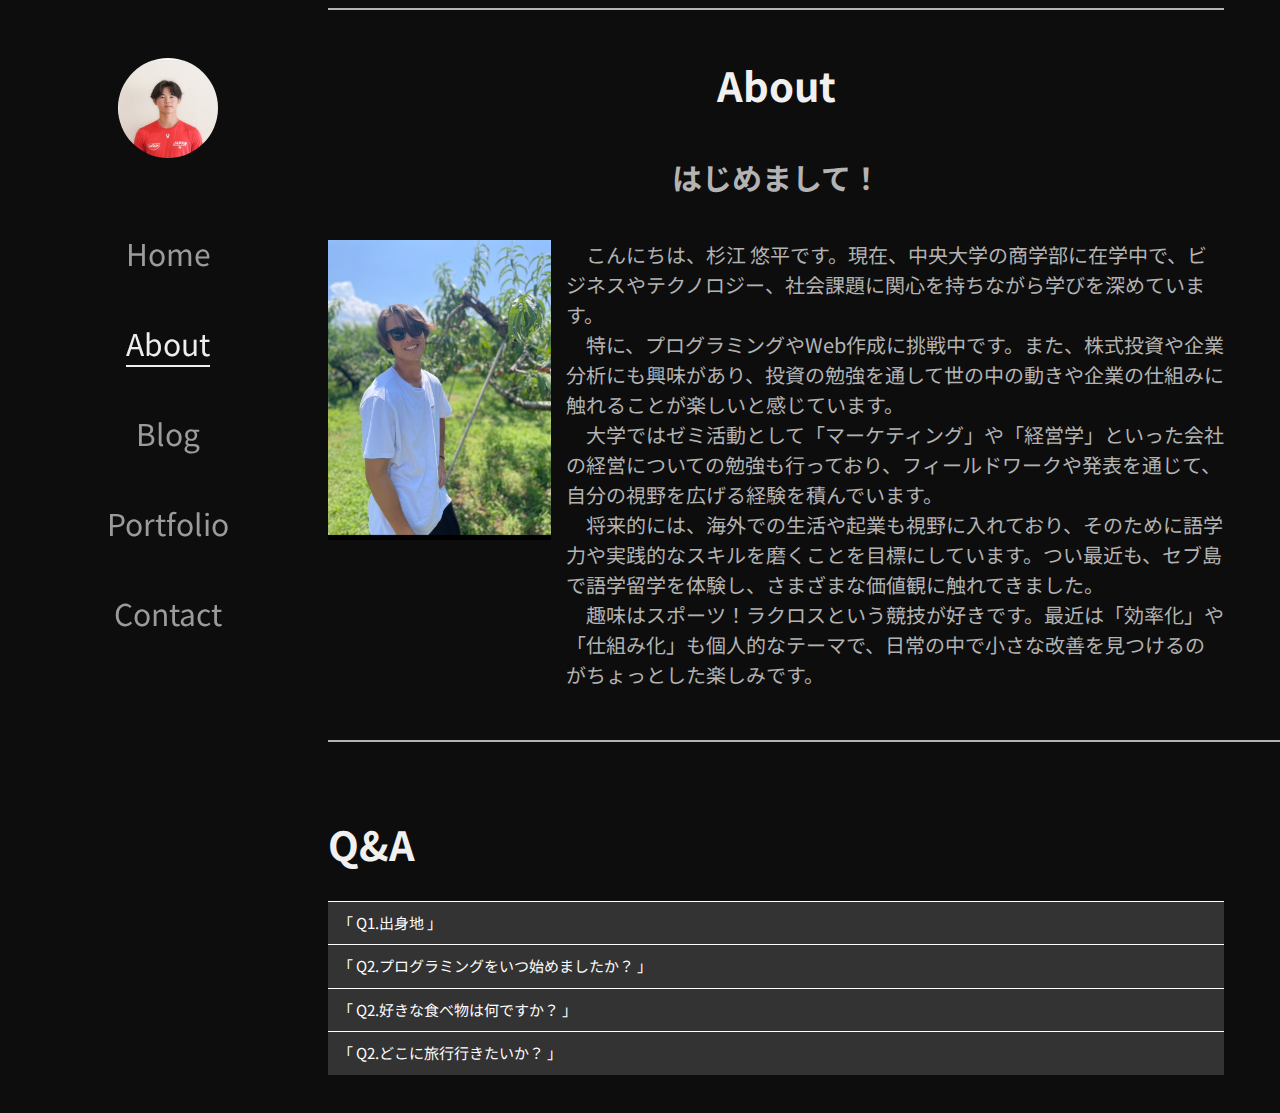
<file: プログラミング/assets/about/index.html>
<!DOCTYPE html>
<html lang="ja">
<head>
    <meta charset="UTF-8">
    <meta name="viewport" content="width=device-width, initial-scale=1.0">
    <title>About</title>
    <link rel="preconnect" href="https://fonts.googleapis.com">
    <link rel="preconnect" href="https://fonts.gstatic.com" crossorigin>
    <link href="https://fonts.googleapis.com/css2?family=Noto+Sans+JP&display=swap" rel="stylesheet">
    <link href="https://fonts.googleapis.com/css2?family=Noto+Sans+JP:wght@700&display=swap" rel="stylesheet">

    <link rel="stylesheet" href="style.css">
   
</head>
<body>
    <header class="header">
        <nav class="nav"></nav>
            
       
            <ul class="nav-ul">
                <li class="nav-item">
                    <div class="nav-photo">
                        <img src="img/IMG_3483.jpg" alt="">
                    </div>
                </li>
                <li class="nav-item"><a href="../../myself/index.html">Home</a></li>
                <li class="nav-about"><a href="#about">About</a></li>
                <li class="nav-item"><a href="../portfolio/index.html">Blog</a></li>
                <li class="nav-item"><a href="../../myself/index.html">Portfolio</a></li>
                <li class="nav-item"><a href="../../myself/index.html">Contact</a></li>
            </ul>
       </nav>
        
    </header>

    <section class="section section-about" id="about">
        <h1 class="section-headline">About</h1>
        <h2 class="about-headline">はじめまして！</h2>
        <figure class="about">
            <img class="about-image" src="img/IMG_4119.PNG" alt="About image">
            <figcaption class="about-caption">
                <p class="about-description">
                    　こんにちは、杉江 悠平です。現在、中央大学の商学部に在学中で、ビジネスやテクノロジー、社会課題に関心を持ちながら学びを深めています。<br>

                    　特に、プログラミングやWeb作成に挑戦中です。また、株式投資や企業分析にも興味があり、投資の勉強を通して世の中の動きや企業の仕組みに触れることが楽しいと感じています。<br>

                    　大学ではゼミ活動として「マーケティング」や「経営学」といった会社の経営についての勉強も行っており、フィールドワークや発表を通じて、自分の視野を広げる経験を積んでいます。<br>

                    　将来的には、海外での生活や起業も視野に入れており、そのために語学力や実践的なスキルを磨くことを目標にしています。つい最近も、セブ島で語学留学を体験し、さまざまな価値観に触れてきました。<br>

                    　趣味はスポーツ！ラクロスという競技が好きです。最近は「効率化」や「仕組み化」も個人的なテーマで、日常の中で小さな改善を見つけるのがちょっとした楽しみです。<br>

                </p>
            </figcaption>
        </figure>
    </section>


    <section class="section">
        <h1 class="qa">Q&A</h1>
        <div class="accordion" id="js-faq">
            <q href="" class="accordion-trigger">
                Q1.出身地
            </q>
            <div class="accordion-contents">
                A1.生まれも育ちも神奈川県横浜市です
            </div>
            <q href="" class="accordion-trigger">
                Q2.プログラミングをいつ始めましたか？
            </q>
            <div class="accordion-contents">
                A2.2025/6/1
            </div>
            <q href="" class="accordion-trigger">
                Q2.好きな食べ物は何ですか？
            </q>
            <div class="accordion-contents">
                A2.カレーライス
            </div>
            <q href="" class="accordion-trigger">
                Q2.どこに旅行行きたいか？
            </q>
            <div class="accordion-contents">
                A2.ヨーロッパに行きたい。特にスペイン！！
            </div>
        </div>
        
    </section>

    <script src="accprdion.js"></script>
</body>
</html>
</file>
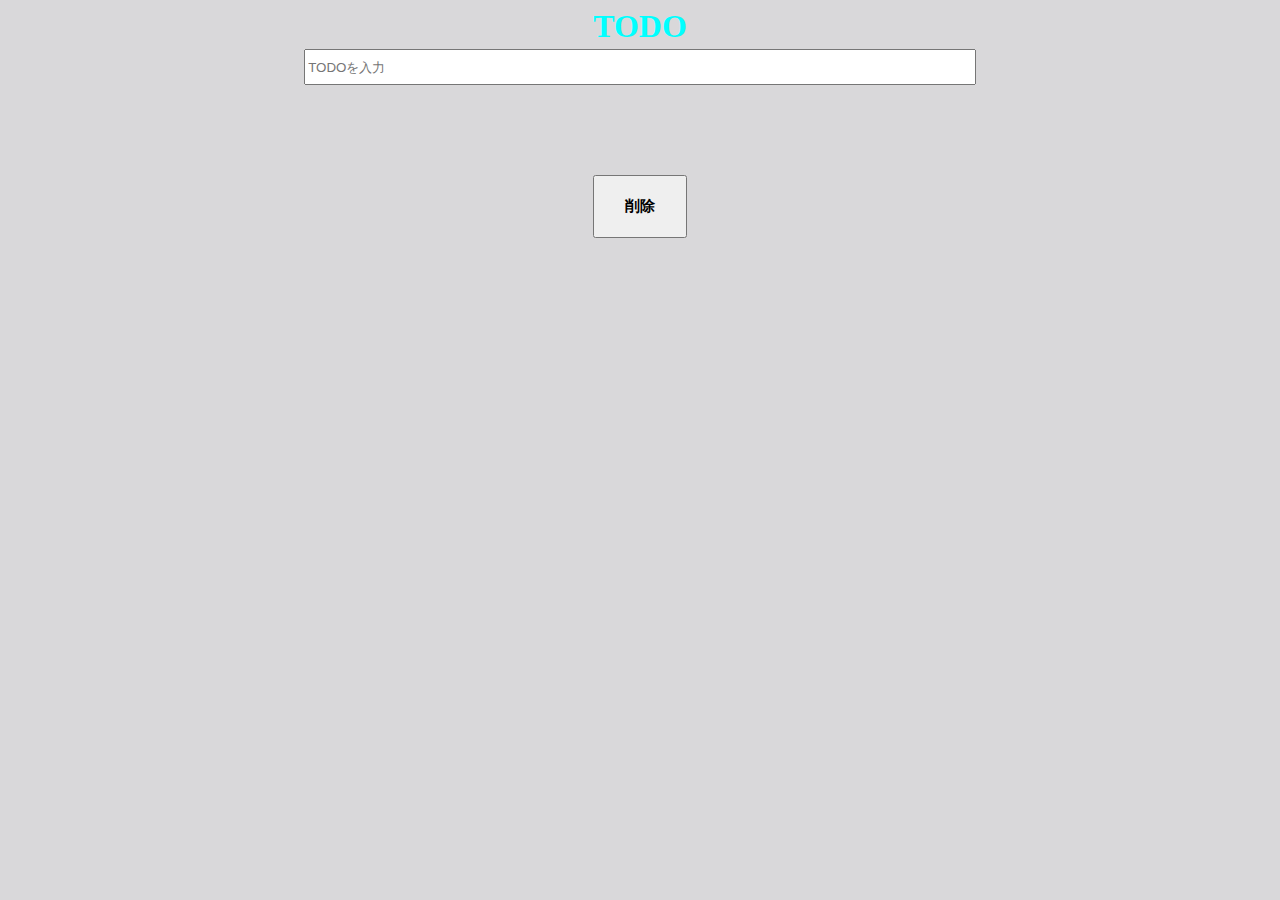
<file: プログラミング/assets/todo/index.html>
<!DOCTYPE html>
<html lang="en">
<head>
    <meta charset="UTF-8">
    <meta name="viewport" content="width=device-width, initial-scale=1.0">
    <title>todo list</title>
    <link rel="stylesheet" href="style.css">
</head>
<body>

    <div class="todo">
        <h1 class="todo-headline">TODO</h1>
        <form class="form" id="form">
            <input type="text" class="input" id="input" placeholder="TODOを入力" autocomplete="off">
        </form>
        <div class="list-style">
            <ul class="list" id="ul">
            
            </ul>
        </div>
    </div>
    <div class="btn">
        
        <button id="clearAll" class="remove">削除</button>
        
    </div>

    <script src="app.js"></script>
</body>
</html>
</file>
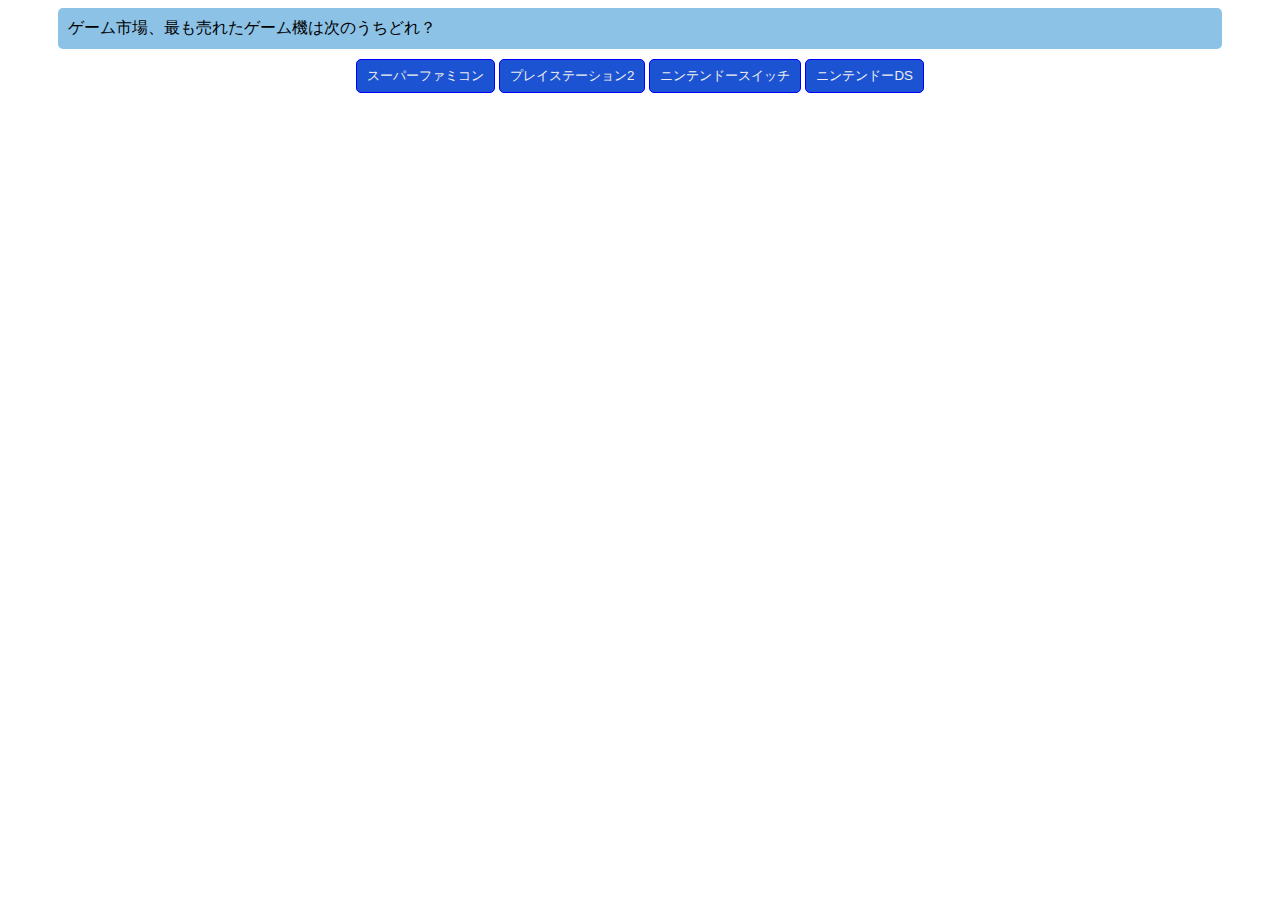
<file: プログラミング/assets/クイズ/index.html>
<!DOCTYPE html>
<html lang="en">
<head>
    <meta charset="UTF-8">
    <meta name="viewport" content="width=device-width, initial-scale=1.0">
    <title>Document</title>
    <link rel="stylesheet" href="style.css">
</head>
<body>
    <div class="container">

        <div id="js-question" class="despriction" role="alert">
            A simple primary alert-check it out!
        </div>
        <div class="d-flex">
            <button type="button" class="btn-primary">Primary</button>
            <button type="button" class="btn-primary">Primary</button>
            <button type="button" class="btn-primary">Primary</button>
            <button type="button" class="btn-primary">Primary</button>
        </div>
    </div>

    <script src="app.js"></script>
</body>
</html>
</file>
<file: プログラミング/assets/about/style.css>
@charset "utf-8";

/* 
Base style
 */
body {
  background-color: #0d0d0d;  
  color: #f0f0f0;  
  font-family: "Noto Sans JP", "Helvetica Neue", "Helvetica", "Hiragino Sans", "Arial", "Yu Gothic", "Meiryo", sans-serif;
  font-size: 15px;
  line-height: 1.5
}



/* 
section
 */
.section{
  padding: 45px 0 30px 0;
  border-top: 2px solid #b3b3b3;
  width: 75vw;
  margin-left: 25vw;
}

.section-headline{
  text-align: center;
  font-size: 40px;
  font-weight: bold;
  margin: 0 0 40px;
}

@media screen and (max-width: 768px) {
  .section {
    width: 100%;
    margin: 0 auto;
    padding: 20px 10px;
    
    
  }
  .section-headline {
    font-size: 30px;
    margin: 0 0 20px;
  }
  
}

/* 
header
*/
.header {
  margin: 0;
  padding: 0;
  display: flex;
  position: fixed;
  z-index: 1000;
}
/*
nav
*/
.nav {
  margin: 0;
  padding: 0;
  height: 100vh;
  width: auto;
}
.nav-photo {
  height: 100px;
  width: 100px;
  margin: 50px auto;
  border-radius: 50%;
  overflow: hidden;
}
.nav-photo img {
  width: 100%;
  height: 100%;
  object-fit: cover;
}
.nav-ul {
  margin: 0;
  padding: 0;
  list-style: none;
  width: 25vw;
  height: 100vh;
  line-height: 3;
  text-align: center;
}
.nav-item {
  margin: 0;
  padding: 0;
  font-size: 30px;
  
}
.nav-item a {
  text-decoration: none;
  color: #9b9b9b;  
  transition: color 0.3s ease;
}
.nav-item a:hover {
  border-bottom: 2px solid #bebebe;
  color: #bebebe;
}
.nav-about {
  margin: 0;
  padding: 0;
  font-size: 30px;
}
.nav-about a {
    color: #eee;
    text-decoration: none;
    border-bottom: 2px solid #eee;
}

@media screen and (max-width: 768px) {
  .header {
    flex-direction: column;
    position: static; /* スクロール可能にする（または fixed のままでもOK） */
  }

  .nav {
    height: auto;
    width: 100%;
  }

  .nav-ul {
    display: flex;
    flex-direction: row;
    justify-content: space-around;
    width: 100%;
    height: auto;
    border-right: none;
    border-bottom: 2px solid #eee;
  }

  .nav-photo {
    display: none; 
  }

  .nav-item {
    font-size: 18px;
  }

  .header-photo-main {
    margin-left: 0;
    width: 100%;
    height: auto;
  }

  .header-photo-main img {
    width: 100%;
    height: auto;
    object-fit: cover; 
  }
}


/* 
about
*/
.section-about {
    width: 70vw;
}
.about{
  margin: 0;
  display: flex;
  position: relative;
  margin: 0;
  padding: 0;

  
}
.about-image{
  height: 300px;
  width: auto;
  margin: 20px 0 0;
} 
.about-caption{
  padding-left: 15px;
}
.about-headline{
  color: #b3b3b3;
  margin: 0 0 20px;
  font-size: 30px;
  text-align: center;
}
 .about-description{
  color: #b3b3b3;
  font-size: 20px;
} 
@media screen and (max-width: 768px) {
  .about {
    display: block;
  }
  .about-image {
    width: 100%;
    height: auto;
    margin-bottom: 20px;
  }
  .about-caption {
    padding-left: 0;
  }
  .about-headline {
    font-size: 24px;
    text-align: center;
  }
  .about-description {
    font-size: 16px;
    line-height: 1.8;
  }
}



.qa {
  font-weight: bold;
  font-size: 40px;
}
.accordion {
    width: 70vw;
    
}
.accordion-trigger {
    margin: 0;
    padding: 10px;
    display: block;
    background: #333;
    color: #fff;
    border-top: 1px solid #fff;
}
.accordion-contents {
    margin: 0;
    padding: 10px;
    border: 1px solid #ccc;
    display: none;
}
</file>
<file: プログラミング/assets/todo/style.css>
@charset "utf-8";

body{
    background-color: #d9d8da;
}

.todo {
    width: 75%;
    max-width: 1200px;
    margin: 0 auto;
    padding: 0 20px;
}
.todo-headline {
    text-align: center;
    margin: 4px 0;
    color:aqua;
}
.form {
    text-align: center;
}
.input {
    width: 70%;
    height: 30px;

}
.list-style {
    display: flex;
    justify-content: center;
}
.list {
    width: 70%;
    display: flex;
    flex-direction: column;
    margin: 50px 0 0 0;
    padding: 0;
    color: black;
    background-color: white;
}
.list-item {
    list-style: none;
    padding: 10px;
    border: 1px solid #6c757d;
}
.btn {
    display: flex;
    justify-content: center;
    margin: 40px ;
}
.remove {
    padding: 20px 30px;
    font-size: 15px;
    font-weight: bold;
}
.text-decoration {
    text-decoration: line-through;
}
</file>
<file: プログラミング/assets/クイズ/style.css>
@charset "utf-8";

.container {}

.despriction {
    margin: 0 50px;
    padding: 10px;
    border-radius: 5px;
    background-color: rgb(141, 194, 231);
}

.d-flex {
    display: flex;
    justify-content: center;
}
.btn-primary {
    margin: 10px 2px;
    padding: 7px 10px;
    color: #eee;
    background-color: rgb(28, 83, 210);
    border: 1px solid blue;
    border-radius: 5px;
}
</file>
